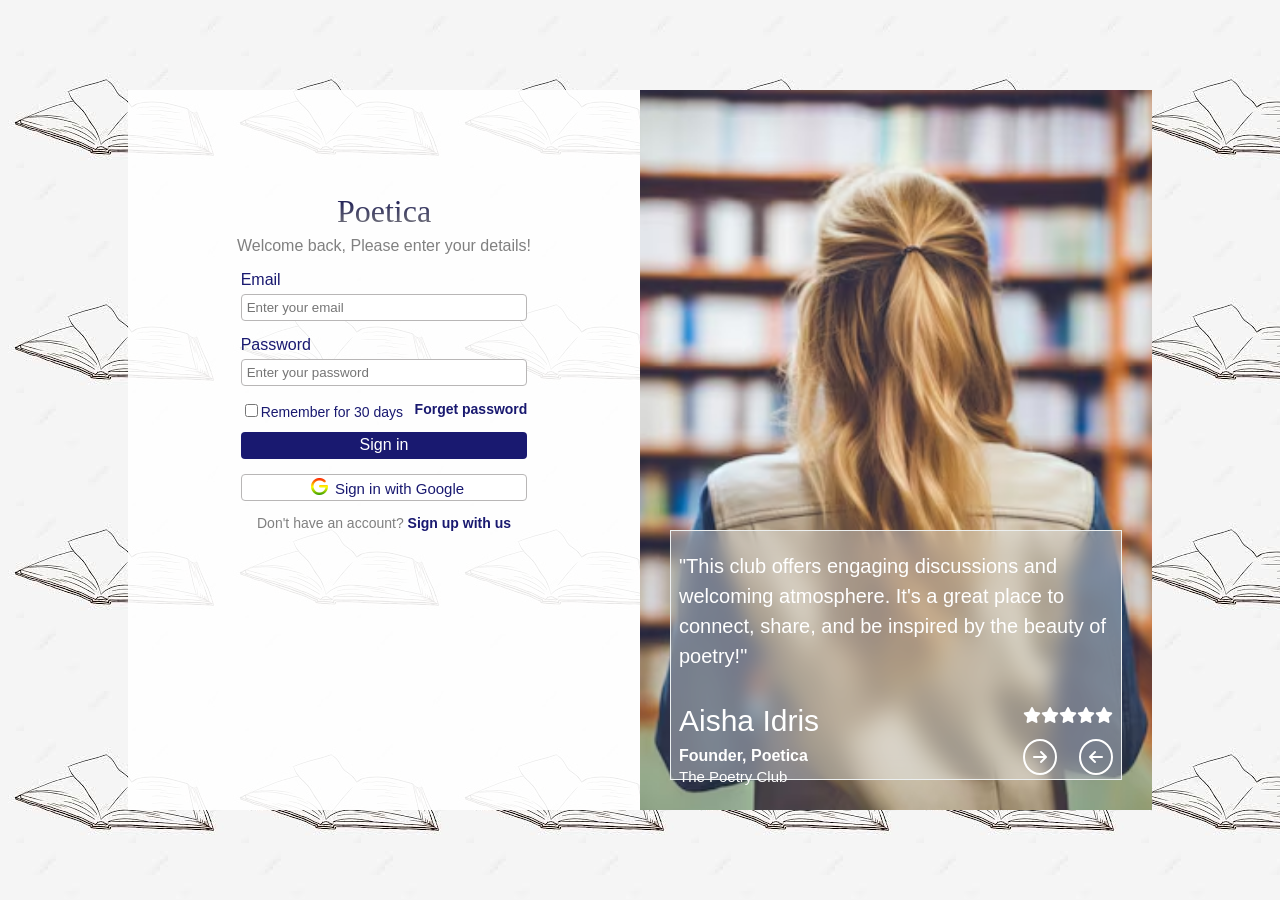
<file: index.html>
<!DOCTYPE html>
<html lang="en">
<head>
    <meta charset="UTF-8">
    <meta name="viewport" content="width=device-width, initial-scale=1.0">
    <title>Display</title>
    <link rel="stylesheet" href="styles.css">
    <link href="https://cdnjs.cloudflare.com/ajax/libs/font-awesome/6.0.0-beta3/css/all.min.css" rel="stylesheet">

</head>
<body>
    <div class="background">
        <div class="one">
            <h1>Poetica</h1>
            <p class="first">Welcome back, Please enter your details!</p>
            <form>
                <label for="email">Email</label>
                <input type="email" id="email" placeholder="Enter your email">
                <label for="password">Password</label>
                <input type="password" id="password" placeholder="Enter your password">
                <div class="box">
                  <label for="checkbox"><input type="checkbox" class="checkbox" >Remember for 30 days</label>
                    <a href="#">Forget password</a>
                </div>
                <button class="si"><a href="dashboard.html">Sign in</a></button>
                <button class="sig"><i class="fa-solid fa-g"></i>Sign in with Google</button>
            </form>
            <p class="last">Don't have an account? <a href="register.html">Sign up with us</a></p>
        </div>
        <div class="two">
            <div class="review">
                <p class="note">"This club offers engaging discussions and welcoming atmosphere. It's a great place to connect, share, and be inspired by the beauty of poetry!"</p>
                <div class="title">
                    <div>
                        <p class="name">Aisha Idris</p>
                        <p class="des">Founder, Poetica</p>
                        <p class="work">The Poetry Club</p>
                    </div>
                    <div>
                      <p><i class="fa-solid fa-star"></i><i class="fa-solid fa-star"></i><i class="fa-solid fa-star"></i><i class="fa-solid fa-star"></i><i class="fa-solid fa-star"></i></p>
                    <p class="icons"><i class="fa-solid fa-arrow-right"></i><i class="fa-solid fa-arrow-left"></i></p>
                    </div>

                </div>
            </div>
        </div>
    </div>
   
</body>
</html>
</file>
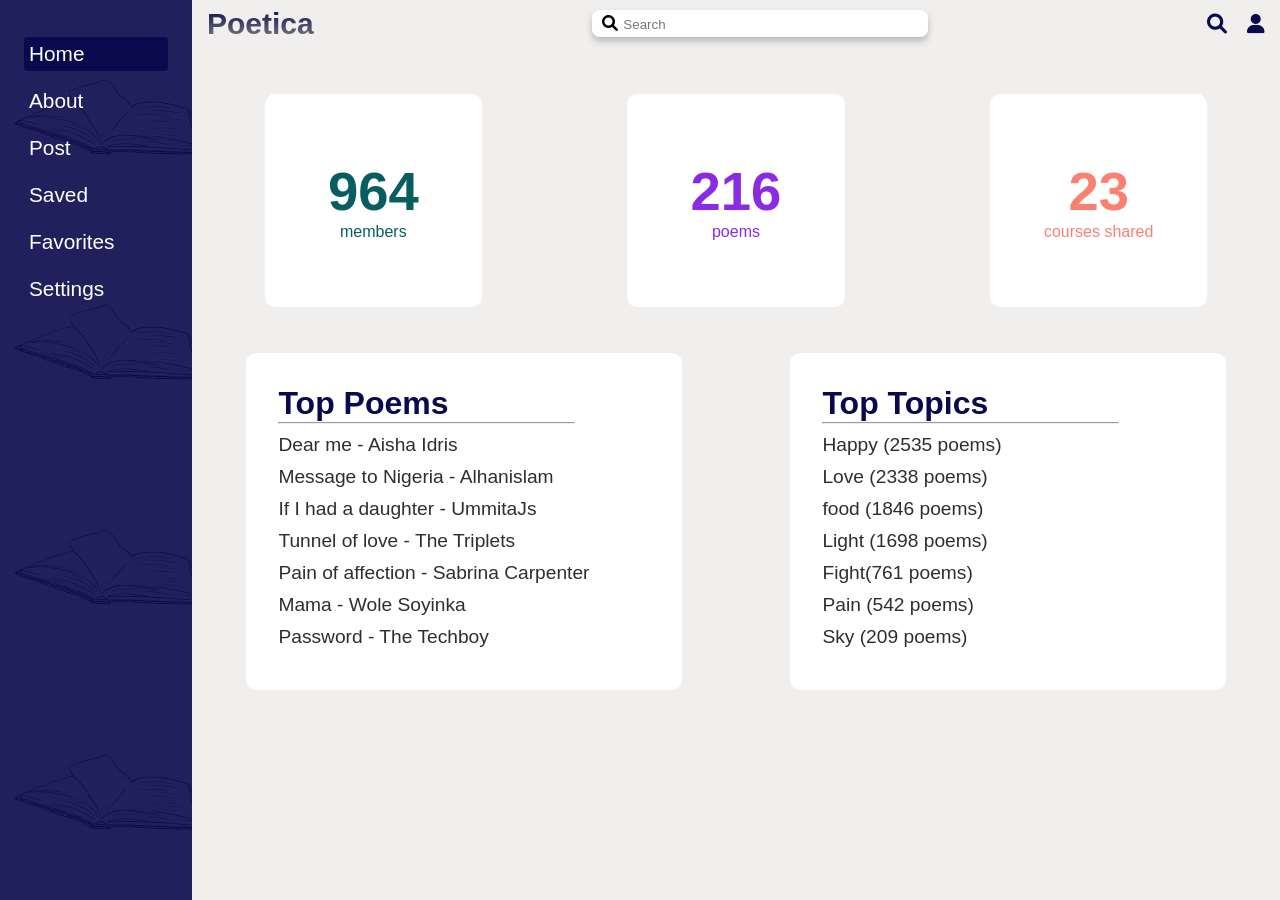
<file: dashboard.html>
<!DOCTYPE html>
<html lang="en">
<head>
    <meta charset="UTF-8">
    <meta name="viewport" content="width=device-width, initial-scale=1.0">
    <title>Poetica</title>
    <link rel="stylesheet" href="dashboard.css">
    <link href="https://cdnjs.cloudflare.com/ajax/libs/font-awesome/6.0.0-beta3/css/all.min.css" rel="stylesheet">

</head>
<body>
    <nav>
        <ul>
            <li class="active"><a href="dashboard.html">Home</a></li>
            <li><a href="about.html">About</a></li>
            <li><a href="post.html">Post</a></li>
            <li><a href="saved.html">Saved</a></li>
            <li><a href="fave.html">Favorites</a></li>
            <li><a href="setting.html">Settings</a></li>
        </ul>
    </nav>
    <div class="main">
        <div class="title">
            <div>
                <h2>Poetica</h2>
            </div>
            <div class="searchbar">
                <span class="search"><i class="fa-solid fa-magnifying-glass"></i><input type="search" placeholder="Search"></span>
            </div>
            <div class="icons">
                <i class="fa-solid fa-magnifying-glass"></i>
                <i class="fa-solid fa-user"></i>
            </div>
        </div>
        <div class="body">
            <div class="top">
              <div class="three first">
                <h4>964</h4>
                <p>members</p>
              </div>
              <div class="three second">
                <h4>216</h4>
                <p>poems</p>
              </div>
              <div class="three third">
                <h4>23</h4>
                <p>courses shared</p>
              </div>

            </div>
            <div class="rating">
                <div class="left">
                    <h4>Top Poems</h4>
                    <hr>
                    <ol type="1">
                        <li>Dear me - Aisha Idris</li>
                        <li>Message to Nigeria - Alhanislam</li>
                        <li>If I had a daughter - UmmitaJs</li>
                        <li>Tunnel of love - The Triplets</li>
                        <li>Pain of affection - Sabrina Carpenter</li>
                        <li>Mama - Wole Soyinka</li>
                        <li>Password - The Techboy</li>
                    </ol>
                </div>
                <div class="right">
                    <h4>Top Topics</h4>
                    <hr>
                    <ol type="1">
                        <li>Happy (2535 poems)</li>
                        <li>Love (2338 poems)</li>
                        <li>food (1846 poems)</li>
                        <li>Light (1698 poems)</li>
                        <li>Fight(761 poems)</li>
                        <li>Pain (542 poems)</li>
                        <li>Sky (209 poems)</li>

                    </ol>
                </div>
            </div>
        </div>

    </div>
</body>
</html>
</file>
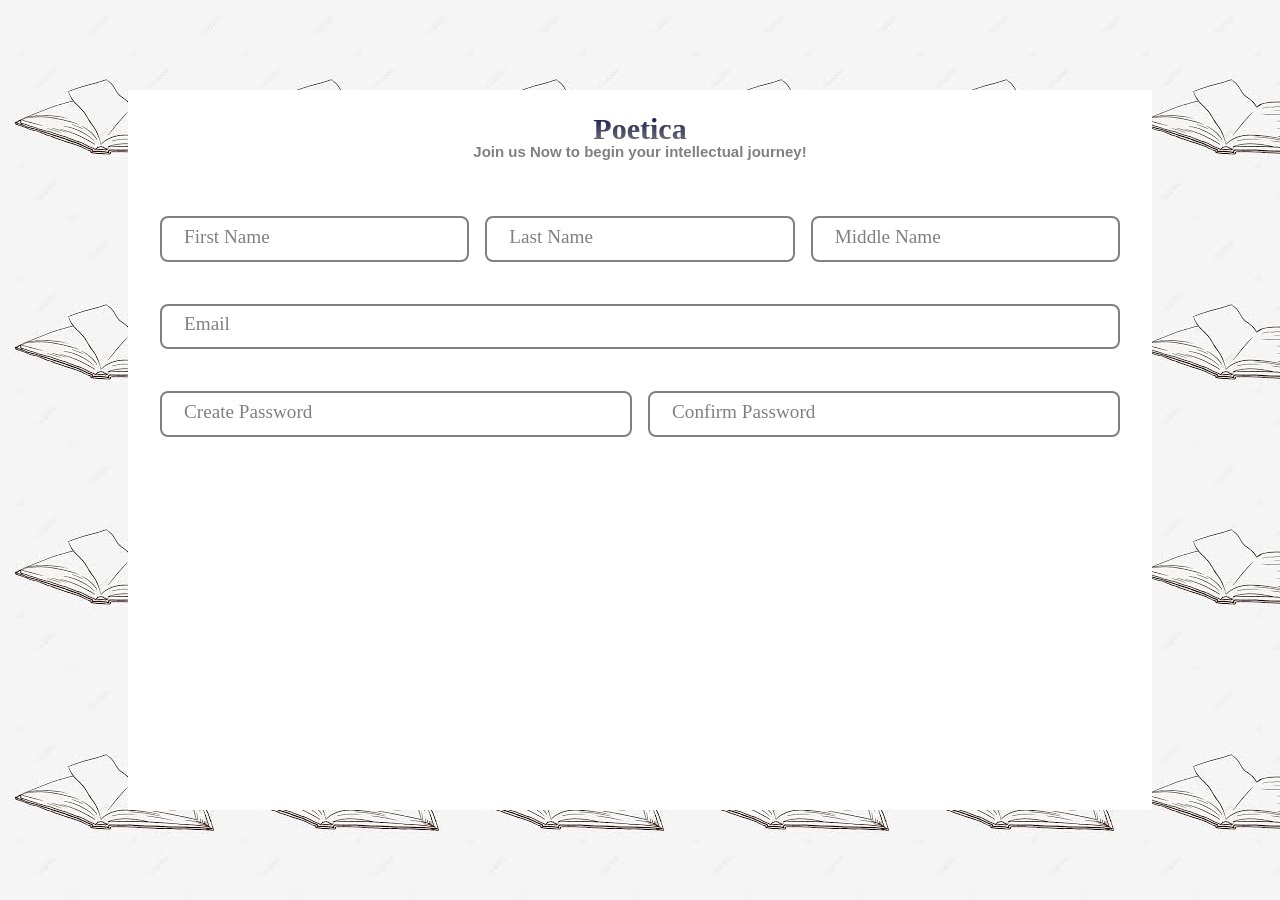
<file: newform.html>
<!DOCTYPE html>
<html lang="en">
<head>
    <meta charset="UTF-8">
    <meta name="viewport" content="width=device-width, initial-scale=1.0">
    <title>Animated label</title>
</head>
<style>
    *,*::before, *::after{
        margin: 0;
        padding: 0;
        box-sizing: border-box;
        
    }
    body{
        background-image: url(openbook.jpg);
        height: 100vh;
        width: 100%;
        display: grid;
        place-items: center;
    }
    .container{
           background-color: #fff;
           width: 80%;
           height: 80vh;
           padding: 2rem;
    }
    .inline{
        display: flex;
        justify-content: space-between;
        gap: 1rem;
    }
    .box{
        position: relative;
        width: 100%;
    }
    input{
        position: relative;
        top: 3.5rem;
        left: 0;
        width: 100%;
        height: 2rem;
        border: 2px solid grey;
        border-radius: 0.5rem;
        font-family: inherit;
        font-size: inherit;
        color: #fff;
        outline: none;
        padding: 1.3rem;
        background: none;
        transition: all 160ms ease-in;
        margin-bottom: 20px;
        
    }
    input:hover{
        border-color: rgb(88, 88, 245);
    }
    input:focus{
        border-color: blue;
    }
    label{
        position: relative;
        left: 1rem;
        top: 0rem;
        padding: 0 0.5rem;
        color: grey;
        font-size: 1.2rem;
        cursor: text;
        transition: top 200ms ease-in, 
        left 200ms ease-in,
        font-size 200ms ease-in;
        background-color: #fff;

    }
    input:focus ~ label{
        top: -1.2rem;
        font-size: 1rem;
        left: 0.9rem;

    }
    h2{
    text-align: center;
    background: linear-gradient(#09094d, gray);
    -webkit-background-clip: text;
    -webkit-text-fill-color: transparent;
    font-family: cursive;
    margin-bottom: -3px;
    margin-top: -10px;
    font-size: 30px;
}
h3{
    text-align: center;
    color: grey;
    font-family: Arial, Helvetica, sans-serif;
    font-size: 15px;
}
</style>
<body>
    <div class="container">
        <h2>Poetica</h2>
            <h3>Join us Now to begin your intellectual journey!</h3>
        <form>
        <div class="inline">
            <div class="box">
                <input type="text" id="fname">
                <label for="fname">First Name</label>
            </div>
            <div class="box">
                <input type="text" id="lname">
                <label for="lname">Last Name</label>
            </div> 
            <div class="box">
                <input type="text" id="mname">
                <label for="mname">Middle Name</label>
            </div>
        </div>
            <div class="box">
            <input type="email" id="email" class="long">
            <label for="email">Email</label>   
            </div>

        <div class="inline">
            <div class="box">
                <input type="password">
                <label for="password">Create Password</label>
            </div>
            <div class="box">
                <input type="password">
                <label for="password">Confirm Password</label>
            </div>
        </div>

        </form>
    </div>
</body>
</html>
</file>
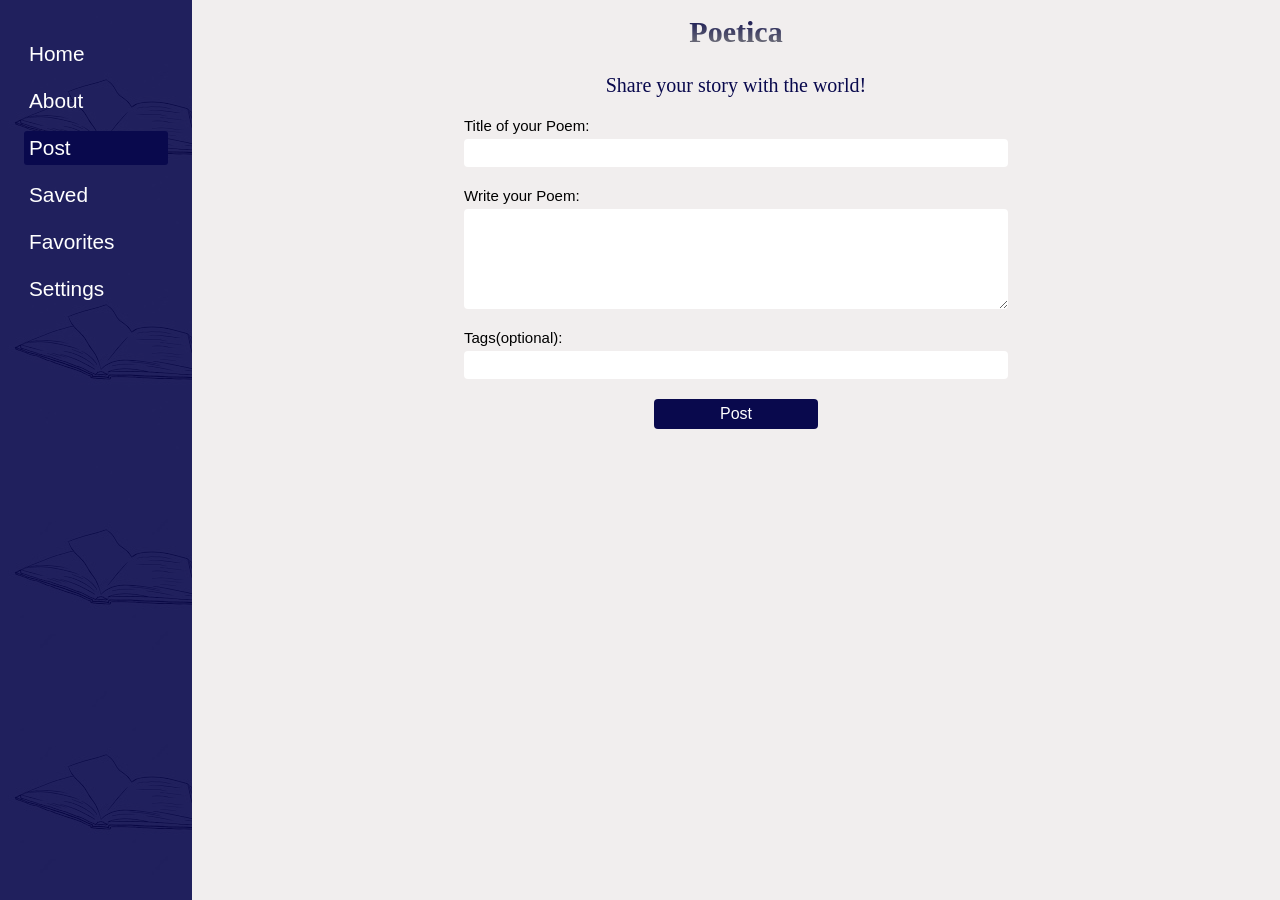
<file: post.html>
<!DOCTYPE html>
<html lang="en">
<head>
    <meta charset="UTF-8">
    <meta name="viewport" content="width=device-width, initial-scale=1.0">
    <title>Post</title>
</head>
<style>
    *{
    margin: 0;
    padding: 0;
    box-sizing: border-box;
    list-style: none;
    text-decoration: none;
}
 body{
    height: 100vh;
    width: 100%;
    font-family: Arial, Helvetica, sans-serif;
    background-image: url(openbook.jpg);
   
}
nav{
    position: fixed;
    top: 0;
    left: 0;
    width: 12rem;
    height: 100%;
    display: flex;
    flex-direction: column;
    padding: 1.5rem;
    background-color: rgba(9,9,77,0.9);
    font-size: 1.3rem;

}

nav li{
    margin: 13px 0;
    width: 100%;
    padding: 5px;
    border-radius: 3px;
    transition: all 160ms ease-in;

}
nav li a{
    color: #fff;
    width: 100%;
    display: block;



}
nav li:hover{
     cursor: pointer;
     background-color: #09094d;
     
}
.active{
    background-color: #09094d;
    
}
.main{
    position: fixed;
    left: 12rem;
    width: calc(100% - 12rem);
    height: 100%;
    background-color: rgb(241, 238, 238);

}
h1{
    text-align: center;
    background: linear-gradient(#09094d, gray);
    -webkit-background-clip: text;
    -webkit-text-fill-color: transparent;
    font-family: cursive;
    font-size: 30px;
}
.title{
    padding: 15px;
}
form{
    width: 50%;
    height: 400px;
    margin: auto;
    display: flex;
    flex-direction: column;
    align-items: center;
}
p{
    font-size: 20px;
    margin: 10px 0;
    font-family: cursive;
    color: #09094d;
    text-align: center;
    margin-bottom: 20px;
}
label{
    font-family: sans-serif;
    font-size: 15px;
    width: 100%;
    margin-bottom: 5px;

}
input, textarea{
    margin-bottom: 20px;
    border: none;
    border-radius: 4px;
    width: 100%;
    font: 18px;
    color: black;
    padding: 5px;
    font-family: sans-serif;


}
input:focus{
    outline: none;
}
#title, #tags{
    height: 28px;
}
#poem{
    height: 100px;
}
button{
    width: 30%;
    height: 30px;
    border: none;
    background-color: #09094d;
    color: #fff;
    padding: 5px;
    font-size: 16px;
    border-radius: 4px;
}
button:hover{
    background-color: #171775;
    cursor: pointer;
}
</style>
<body>
    <nav>
        <ul>
            <li><a href="dashboard.html">Home</a></li>
            <li><a href="about.html">About</a></li>
            <li class="active"><a href="post.html">Post</a></li>
            <li><a href="saved.html">Saved</a></li>
            <li><a href="fave.html">Favorites</a></li>
            <li><a href="setting.html">Settings</a></li>
        </ul>
    </nav>
    <div class="main">
        <div class="title">
            <h1>Poetica</h1>
        </div>
        <form>
            <p>Share your story with the world!</p>
            <label for="title">Title of your Poem:</label>
            <input id="title" type="text">
            <label for="poem">Write your Poem:</label>
            <textarea name="poem" id="poem"></textarea>
            <label for="tags">Tags(optional):</label>
            <input id="tags" type="text">
            <button>Post</button>
        </form>
    </div>
</body>
</html>
<div class="sama">

</div>
</file>
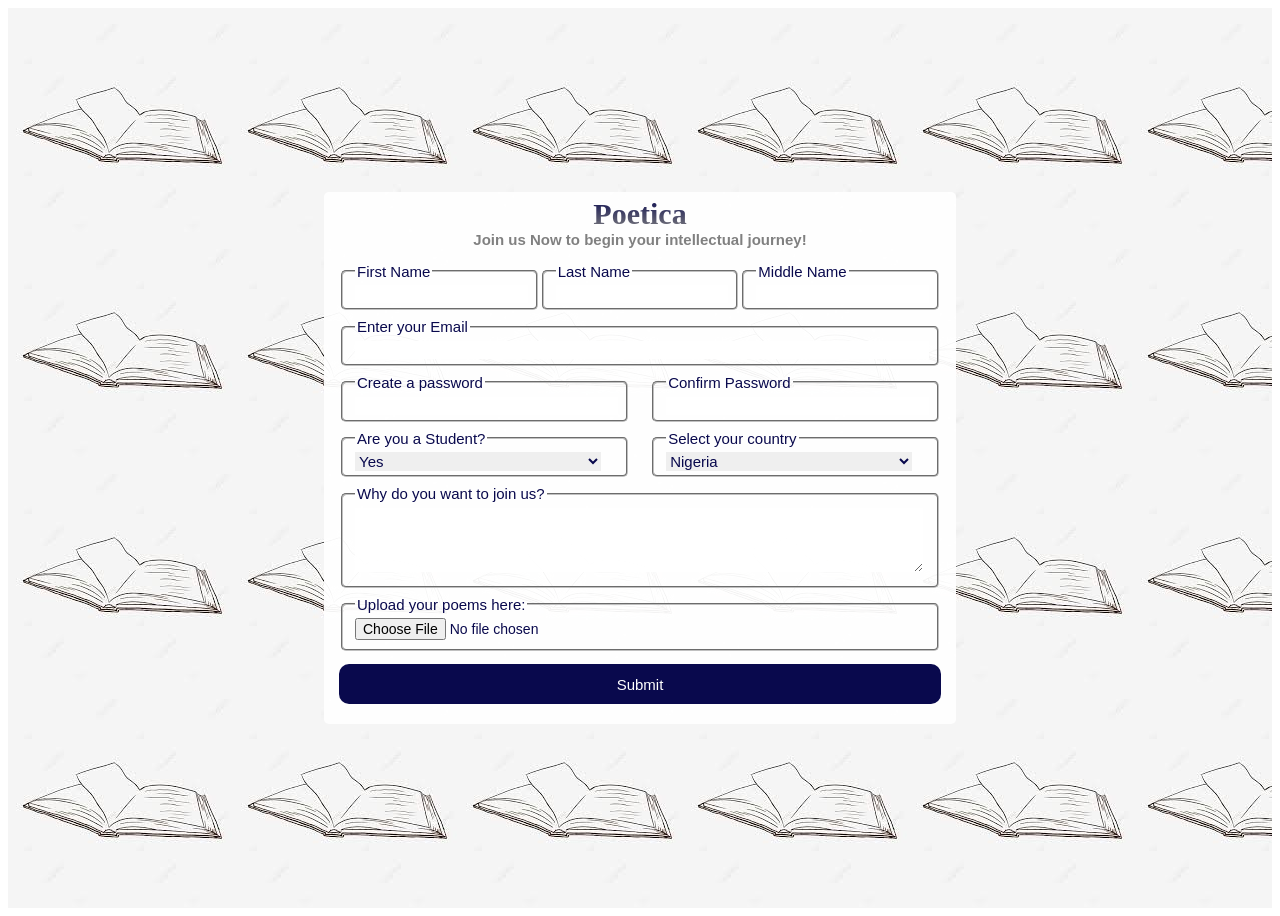
<file: register.html>
<!DOCTYPE html>
<html lang="en">
<head>
    <meta charset="UTF-8">
    <meta name="viewport" content="width=device-width, initial-scale=1.0">
    <title>Register</title>
    <link rel="stylesheet" href="register.css">
</head>
<body>
    <div class="container">
        <div class="main">
            
            <form action="#">
                <h2>Poetica</h2>
            <h3>Join us Now to begin your intellectual journey!</h3>
            <div class="inline">
                <fieldset>
                    <legend>First Name</legend>
                    <input type="text">
                </fieldset>
                <fieldset>
                    <legend>Last Name</legend>
                    <input type="text">
                </fieldset>
                <fieldset>
                    <legend>Middle Name</legend>
                    <input type="text">
                </fieldset>
                
            </div>
                <fieldset>
                    <legend>Enter your Email</legend>
                    <input type="email">
                </fieldset>
                <div class="inline">
                    <fieldset class="wide">
                        <legend>Create a password</legend>
                        <input type="password">
                    </fieldset>
                    <fieldset class="wide">
                        <legend>Confirm Password</legend>
                        <input type="password">
                    </fieldset>
                </div>
                
                <div class="inline">
                    <fieldset class="wide">
                        <legend >Are you a Student?</legend>
                        <select name="student" id="">
                            <option value="">Yes</option>
                            <option value="">No</option>
                        </select>
                    </fieldset>
                    <fieldset class="wide">
                        <legend>Select your country</legend>
                        <select name="" id="">
                            <option>Nigeria</option>
                            <option>Niger</option>
                            <option>Ghana</option>
                            <option>Burkina Faso</option>
                            <option>Benin</option>
                            <option>Mali</option>
                            <option>Togo</option>
                            <option>Senegal</option>
                            <option>Cameroon</option>
                            <option>None of the above</option>



    
                        </select>
                    </fieldset>
                </div>
                
                <fieldset class="textarea">
                    <legend>Why do you want to join us?</legend>
                    <textarea name="" id="" rows="4"></textarea>
                </fieldset>
                <fieldset class="file">
                    <legend>Upload your poems here:</legend>
                    <input type="file">
                </fieldset>
                <button>Submit</button>
                
            </form>
        </div>
        </div>
    </div>
</body>
</html>
</file>
<file: styles.css>
*{
    box-sizing: border-box;
}
body{
    margin: 0;
    padding: 0;
    width: 100vw;
    height: 100vh;
    display: flex;
    justify-content: center;
    align-items: center;
    font-family: sans-serif;
    background-image: url(openbook.jpg);
}
.background{
    display: flex;
    width: 80%;
    height: 80%;

}
.one, .two{
    width: 50%;
    height: 100%;
}
.one{
    background-color: rgba(255,255,255,0.9);
}
.two{
    background-image: url(p1pic3.avif);
    background-repeat: no-repeat;
    background-size: cover;
    background-position: center;
    display: flex;
    flex-direction: column;
    justify-content: flex-end;
    align-items: center;
    padding: 30px;
}
.two .review{
    border: 1px solid rgb(236,240,241);
    background-color: rgba(236,240,241,0.4);
    -webkit-backdrop-filter: blur(5px);
    backdrop-filter: blur(10px);
    width: 100%;
    height: 250px;
    color: #fff;
    line-height: 0;
    padding: 0 8px 8px 8px;
}
.title{
    display: flex;
    justify-content: space-between;
}
.review .note{
    font-size: 20px;
    line-height: 30px;
}
.review .name{
    font-size: 30px;
}
.review .des{
    font-weight: 550;
    line-height: 10px;
}
.review div{
    margin: none;
}
.icons{
    display: flex;
    justify-content: space-between;
    margin-top: 15px;
    
}
.icons i{
    border: 2px solid white;
    border-radius: 50%;
    padding: 8px;
    cursor: pointer;
}
.two .work{
    font-size: 15px;
}
.one{
    padding: 8% 5%;
}
.one h1{
  font-weight: 500;
  text-align: center;
  font-family: cursive;
  background: linear-gradient(#09094d, gray);
    -webkit-background-clip: text;
    -webkit-text-fill-color: transparent;

}
.one .first{
 text-align: center;
 color: grey;
 margin-top: -15px;
}
form{
    display: flex;
    flex-direction: column;
    gap: 15px;
    padding: 0 15%;
}
label{
    margin-bottom: -10px;
    color: #191970;
    font-weight: 500;
}
form input:not(.checkbox){
    background-color: none;
    border: 1px solid rgb(184, 182, 182);
    height: 27px;
    border-radius: 4px;
    padding: 5px;
    cursor: pointer;
}
.box{
    display: flex;
    justify-content: space-between;
    font-size: 14px;
}
.checkbox{
    cursor: pointer;

}
a{
    font-size: 14px;
    text-decoration: none;
    color: #191970;
    font-weight: bold;
    cursor: pointer;
}
button{
    height: 27px;
    border-radius: 4px;
    border: none;
    font-size: 15px;
}
.si{
    background-color: #191970;
    color: #fff;
}
.si a{
    text-decoration: none;
    color: #fff;
    font-size: 16px;
    font-weight: 100;
    font-family: Arial, Helvetica, sans-serif;

}
.sig{
    background-color: #fff;
    border: 1px solid rgb(184, 182, 182);
    color: #191970;
}
.sig i{
    margin: 0 6px;
    font-size: 20px;
    background: linear-gradient(red, yellow, green);
    -webkit-background-clip: text;
    -webkit-text-fill-color: transparent;
}
.one .last{
    text-align: center;
    color: gray;
    font-size: 14px;
}
@media only screen and (max-width:800px) {
    .two{
        display: none;
    }
    .one{
        width: 100%;
    }
}
</file>
<file: dashboard.css>
*{
    margin: 0;
    padding: 0;
    box-sizing: border-box;
    list-style: none;
    text-decoration: none;
}
body{
    height: 100vh;
    width: 100%;
    font-family: Arial, Helvetica, sans-serif;
    background-image: url(openbook.jpg);
   
}
nav{
    position: fixed;
    top: 0;
    left: 0;
    width: 12rem;
    height: 100%;
    display: flex;
    flex-direction: column;
    padding: 1.5rem;
    background-color: rgba(9,9,77,0.9);
    font-size: 1.3rem;

}
nav ul{
}
nav li{
    margin: 13px 0;
    width: 100%;
    padding: 5px;
    border-radius: 3px;
    transition: all 160ms ease-in;

}
nav li a{
    color: #fff;
    display: block;
    width: 100%;

}
nav li:hover{
     cursor: pointer;
     background-color: #09094d;
     
}
.active{
    background-color: #09094d;
    
}
.main{
    position: fixed;
    left: 12rem;
    width: calc(100% - 12rem);
    height: 100%;
}
.title{
    height: 3rem;
    display: flex;
    align-items: center;
    justify-content: space-between;
    background-color: rgb(241, 238, 238);
    padding: 0 15px;
}
.title h2{
    text-align: center;
    background: linear-gradient(#09094d, gray);
    -webkit-background-clip: text;
    -webkit-text-fill-color: transparent;
    font-family: curs.ive;
    font-size: 30px;
}
.title input{
    width: 300px;
    
    border: none;
    outline: none;
    color: grey;
    background-color: transparent;
}
.title .search{
    border: none;
    background-color: #fff;
    box-shadow: 0px 4px 6px rgba(128, 128, 128, 0.5);
    height: 28px;
    border-radius: 8px;
    padding: 5px;

}
.title .search i{
    margin: 0 5px;
}
.icons{
    display: flex;
    gap: 20px;
}
.icons i{
   font-size: 20px;
   cursor: pointer;
   color: #09094d;
}
.body{
    width: 100%;
    height: calc(100vh - 28px);
    background-color: rgb(241, 238, 238);
    
}
.body .top{
    display: flex;
    justify-content: space-around;
    align-items: center;
    width: 100%;
    height: 35%;
}
.top .three{
    height: 70%;
    width: 20%;
    border-radius: 10px;
    display: flex;
    flex-direction: column;
    align-items: center;
    justify-content: center;
    background-color: #fff;
}
.three h4{
    font-size: 3.4rem;
}
.three p{
    font-size: 1rem;
}
.first{
    color:  rgb(8, 94, 94);
}
.second{
    color: rgb(138,43,226);
}
.third{
    color: rgb(250,128,114);
}
.rating{
    display: flex;
    align-items: center;
    justify-content: space-around;
}
.rating div{
    width: 40%;
    background-color: #fff;
    padding: 2rem;
    border-radius: 10px;
}
.rating div h4{
    font-size: 2rem;
    color: #09094d;
}
ol li{
    margin: 10px 0;
    font-size: 1.2rem;
    font-family: Arial, Helvetica, sans-serif;
    color: rgb(46, 46, 46);
}
hr{
    width: 80%;
}
</file>
<file: register.css>
body{
    overflow: hidden;
}
.container{
    display: flex;
    justify-content: center;
    align-items: center;
    background-image: url(openbook.jpg);
    height: 100vh;
    }
.main{
    width: 50%;
}
@media only screen and (max-width:800px){
  .main{
    width: 90%;
     
  }
}
h2{
    text-align: center;
    background: linear-gradient(#09094d, gray);
    -webkit-background-clip: text;
    -webkit-text-fill-color: transparent;
    font-family: cursive;
    margin-bottom: -15px;
    margin-top: -10px;
    font-size: 30px;
}
h3{
    text-align: center;
    color: grey;
    font-family: Arial, Helvetica, sans-serif;
    font-size: 15px;
}
form{
    background-color: rgba(255, 255, 255, 0.95);
    border-radius: 5px;
    padding: 15px;
}
input{
    border: transparent;
    width: 100%;
    font-size: 14px;
    color: #09094d;
    font-family: Arial, Helvetica, sans-serif;
}
input:focus{
outline: none;
border: none;
}
input:hover{
    cursor: pointer;
}
legend{
    color: #09094d;
    font-size: 15px;
    font-family: Arial, Helvetica, sans-serif;
}
fieldset:not(.textarea){
    border-radius: 5px;
    height: 28px;
}
.textarea{
    border-radius: 5px;
}
.textarea:hover{
    cursor: pointer;
}
button{
    width: 100%;
    height: 40px;
    color: #fff;
    background-color: #09094d;
    border: none;
    margin: 5px auto;
    border-radius: 10px;
    font-size: 15px;
    font-family: Arial, Helvetica, sans-serif;

}
button:hover{
    cursor: pointer;
}
.inline{
    display: flex;
    justify-content: space-between;
}
textarea{
    border: none;
    background-color: rgba(255, 255, 255, 0.95);
    width: 99%;
}
.wide{
    width: 43%;
}
fieldset{
    margin-bottom: 8px;
}
.file{
    padding-bottom: 18px;
}
select{
    width: 95%;
    border: none;
    font-size: 15px;
    color: #09094d;
}
</file>
